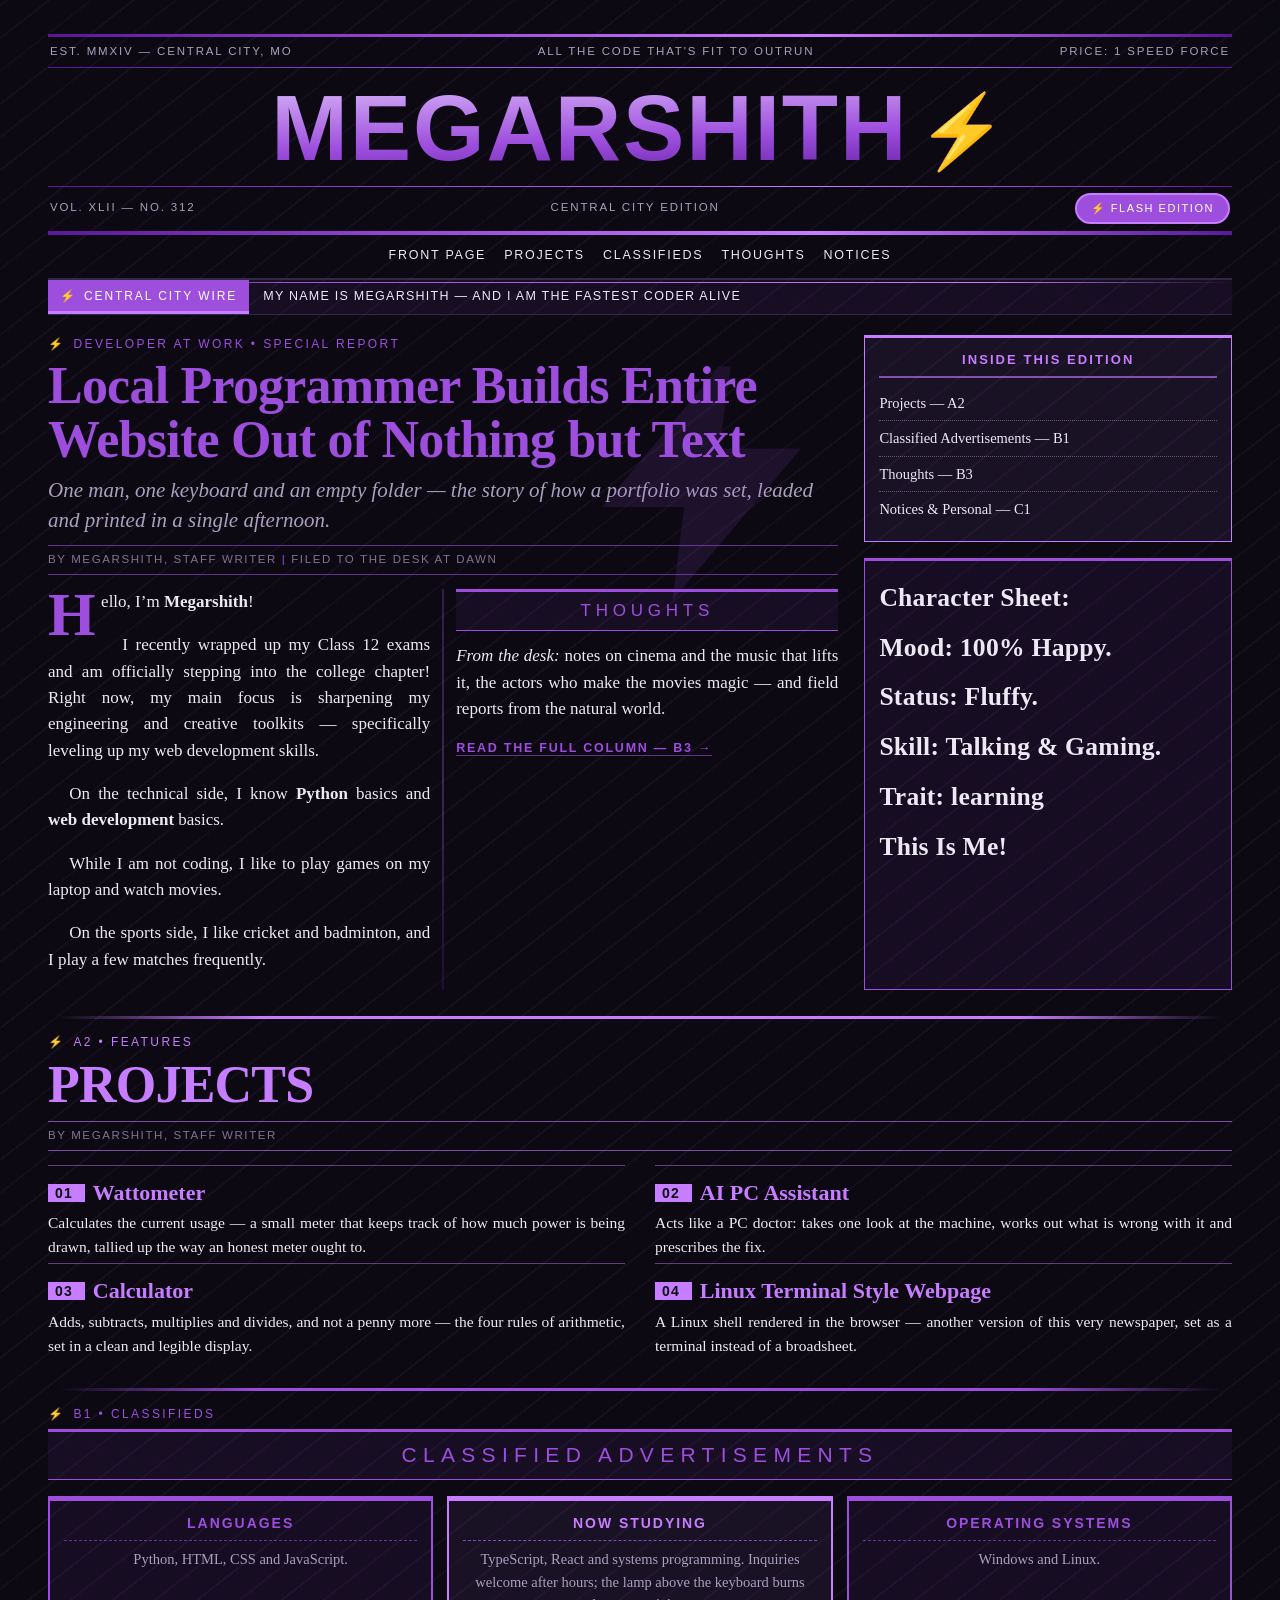
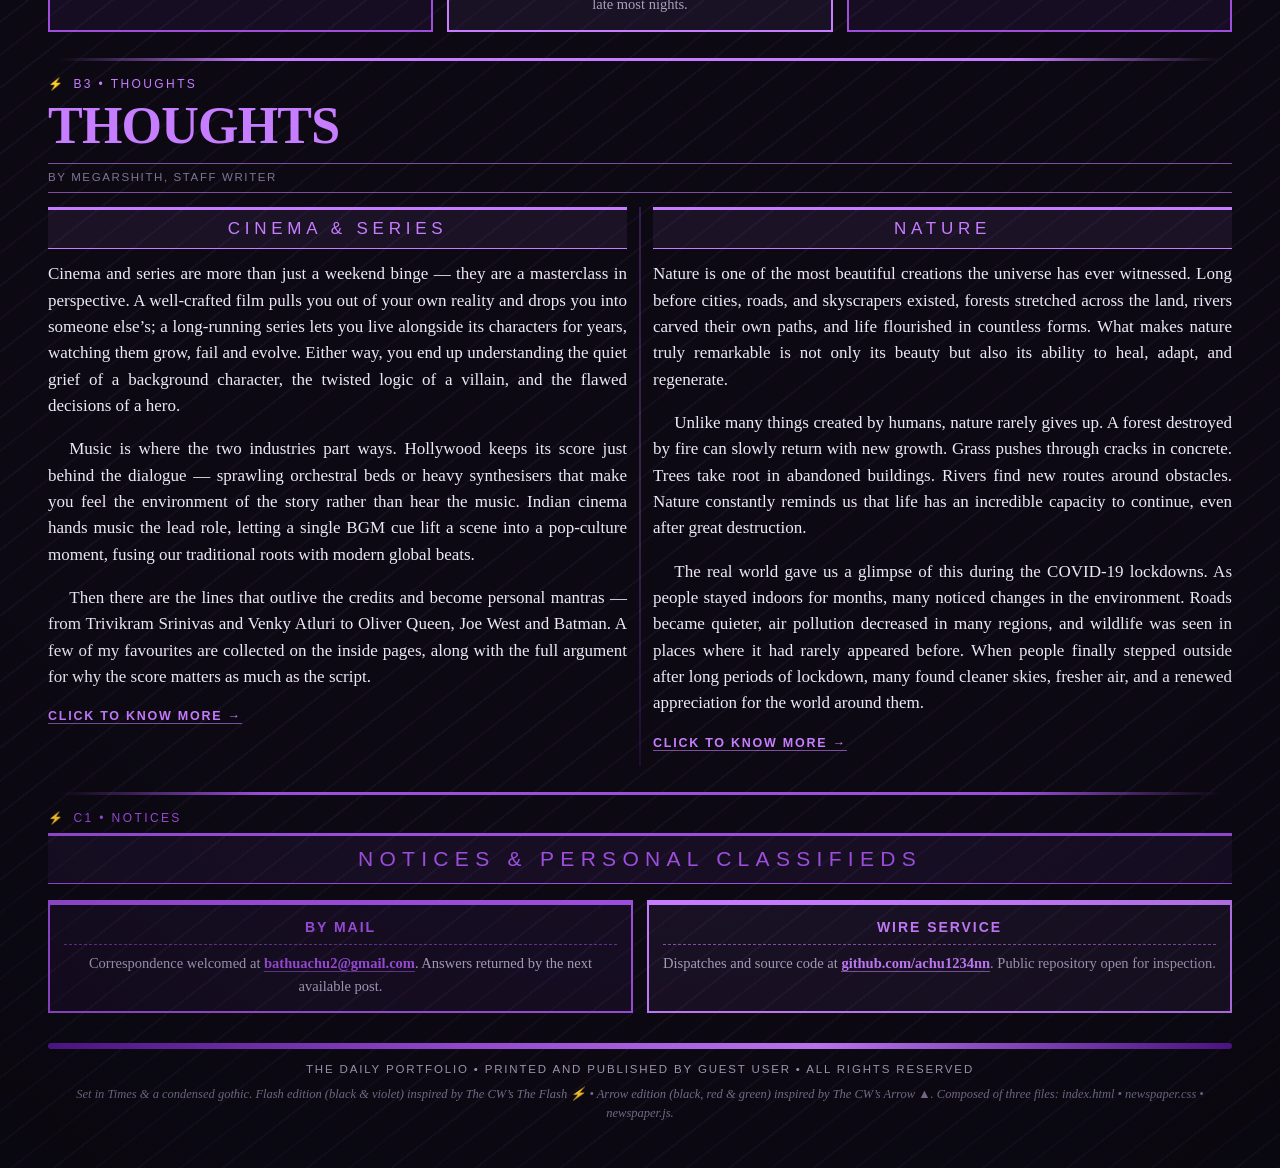
<file: index.html>
<!DOCTYPE html>
<html lang="en">
<head>
  <meta charset="UTF-8" />
  <meta name="viewport" content="width=device-width, initial-scale=1.0" />
  <meta name="description" content="The Daily Portfolio — a colourful broadsheet portfolio. Flash edition inspired by The CW's The Flash, Arrow edition inspired by The CW's Arrow." />
  <title>The Daily Portfolio — Speed Force Edition</title>
  <link rel="stylesheet" href="newspaper.css" />
</head>
<body>
  <div class="paper">

    <!-- ============================== MASTHEAD ============================== -->
    <header class="masthead">
      <div class="masthead-rule">
        <span class="masthead-date">EST. MCMLXXX</span>
        <span class="center masthead-tag">ALL THE CODE THAT&rsquo;S FIT TO PRINT</span>
        <span class="masthead-price">PRICE: 25&cent;</span>
      </div>
      <h1>Megarshith</h1>
      <div class="masthead-sub">
        <span>VOL. XLII &mdash; NO. 312</span>
        <span class="center edition-name">CENTRAL CITY EDITION</span>
        <span class="edition-toggle" role="button" tabindex="0" aria-pressed="false">&#9889; FLASH EDITION</span>
      </div>
    </header>

    <nav class="nav" aria-label="Sections">
      <a href="#front-page">Front Page</a>
      <a href="#projects">Projects</a>
      <a href="#skills">Classifieds</a>
      <a href="#thoughts">Thoughts</a>
      <a href="#contact">Notices</a>
    </nav>

    <!-- ============================ LATE BULLETIN ============================ -->
    <div class="ticker">
      <span class="ticker-label">LATE BULLETIN</span>
      <div class="ticker-window">
        <span class="ticker-text" id="ticker">LOADING THE WIRE&hellip;</span>
      </div>
    </div>

    <main class="page">

      <!-- ============================= LEAD STORY ============================ -->
      <section class="lead" id="front-page">
        <div class="kicker">DEVELOPER AT WORK &bull; SPECIAL REPORT</div>
        <h2 class="headline">Local Programmer Builds Entire Website Out of Nothing but Text</h2>
        <p class="deck">One man, one keyboard and an empty folder &mdash; the story of how a
          portfolio was set, leaded and printed in a single afternoon.</p>
        <div class="byline">By MEGARSHITH, Staff Writer <span class="bar">|</span> Filed to the Desk at Dawn</div>

        <div class="columns">

          <!-- ======================= LEFT COLUMN: ABOUT ======================= -->
          <div class="col">
            <p class="lede">Hello, I&rsquo;m <strong>Megarshith</strong>!</p>

            <p>I recently wrapped up my Class 12 exams and am officially stepping into the college
              chapter! Right now, my main focus is sharpening my engineering and creative
              toolkits &mdash; specifically leveling up my web development skills.</p>

            <p>On the technical side, I know <strong>Python</strong> basics and
              <strong>web development</strong> basics.</p>

            <p>While I am not coding, I like to play games on my laptop and watch movies.</p>

            <p>On the sports side, I like cricket and badminton, and I play a few matches
              frequently.</p>
          </div>

          <!-- ============ RIGHT COLUMN: THOUGHTS (OVERVIEW) ============ -->
          <div class="col">
            <div class="col-head">Thoughts</div>

            <p><em>From the desk:</em> notes on cinema and the music that lifts it, the actors
              who make the movies magic &mdash; and field reports from the natural world.</p>

            <p class="read-more"><a href="blog.html">Read the full column &mdash; B3 &rarr;</a></p>
          </div>

        </div>
      </section>

      <!-- ================================ RAIL =============================== -->
      <aside class="rail">
        <div class="box">
          <h3>Inside This Edition</h3>
          <ul class="index-list">
            <li>Projects &mdash; A2</li>
            <li>Classified Advertisements &mdash; B1</li>
            <li>Thoughts &mdash; B3</li>
            <li>Notices &amp; Personal &mdash; C1</li>
          </ul>
        </div>

        <div class="box fill">
          <strong>Character Sheet:<br>
          Mood: 100% Happy.<br>
          Status: Fluffy.<br>
          Skill: Talking &amp; Gaming.<br>
          Trait: learning<br>
          This Is Me!<br>
          </strong>
        </div>

      </aside>

      <!-- ============================== PROJECTS ============================= -->
      <section class="story" id="projects">
        <div class="kicker">A2 &bull; FEATURES</div>
        <h2 class="headline">PROJECTS</h2>
        <div class="byline">By MEGARSHITH, Staff Writer</div>

        <ol class="project-list">
          <li>
            <h3>Wattometer</h3>
            <p>Calculates the current usage &mdash; a small meter that keeps track of how much
              power is being drawn, tallied up the way an honest meter ought to.</p>
          </li>
          <li>
            <h3>AI PC Assistant</h3>
            <p>Acts like a PC doctor: takes one look at the machine, works out what is wrong
              with it and prescribes the fix.</p>
          </li>
          <li>
            <h3>Calculator</h3>
            <p>Adds, subtracts, multiplies and divides, and not a penny more &mdash; the four
              rules of arithmetic, set in a clean and legible display.</p>
          </li>
          <li>
            <h3>Linux Terminal Style Webpage</h3>
            <p>A Linux shell rendered in the browser &mdash; another version of this very
              newspaper, set as a terminal instead of a broadsheet.</p>
          </li>
        </ol>
      </section>

      <!-- ============================= CLASSIFIEDS =========================== -->
      <section class="classifieds" id="skills">
        <div class="kicker">B1 &bull; CLASSIFIEDS</div>
        <div class="section-head"><span>CLASSIFIED ADVERTISEMENTS</span></div>
        <div class="ads">
          <div class="ad">
            <h4>LANGUAGES</h4>
            <p>Python, HTML, CSS and JavaScript.</p>
          </div>
          <div class="ad">
            <h4>NOW STUDYING</h4>
            <p>TypeScript, React and systems programming. Inquiries welcome after hours; the lamp
              above the keyboard burns late most nights.</p>
          </div>
          <div class="ad">
            <h4>OPERATING SYSTEMS</h4>
            <p>Windows and Linux.</p>
          </div>
        </div>
      </section>

      <!-- ============================== THOUGHTS ============================= -->
      <section class="story" id="thoughts">
        <div class="kicker">B3 &bull; THOUGHTS</div>
        <h2 class="headline">THOUGHTS</h2>
        <div class="byline">By MEGARSHITH, Staff Writer</div>

        <!-- ==================== FIRST THOUGHT: CINEMA ======================= -->
        <div class="columns">

          <!-- ------------------------ FIRST SIDE --------------------------- -->
          <div class="col">
            <div class="col-head">Cinema &amp; Series</div>

            <p>Cinema and series are more than just a weekend binge &mdash; they are a masterclass
              in perspective. A well-crafted film pulls you out of your own reality and drops you
              into someone else&rsquo;s; a long-running series lets you live alongside its
              characters for years, watching them grow, fail and evolve. Either way, you end up
              understanding the quiet grief of a background character, the twisted logic of a
              villain, and the flawed decisions of a hero.</p>

            <p>Music is where the two industries part ways. Hollywood keeps its score just behind
              the dialogue &mdash; sprawling orchestral beds or heavy synthesisers that make you
              feel the environment of the story rather than hear the music. Indian cinema hands
              music the lead role, letting a single BGM cue lift a scene into a pop-culture
              moment, fusing our traditional roots with modern global beats.</p>

            <p>Then there are the lines that outlive the credits and become personal mantras
              &mdash; from Trivikram Srinivas and Venky Atluri to Oliver Queen, Joe West and
              Batman. A few of my favourites are collected on the inside pages, along with the
              full argument for why the score matters as much as the script.</p>

            <p class="read-more"><a href="blog.html">Click to know more &rarr;</a></p>
          </div>

          <!-- ------------------------ SECOND SIDE: NATURE ----------------- -->
          <div class="col">
            <div class="col-head">Nature</div>

            <p>Nature is one of the most beautiful creations the universe has ever witnessed.
              Long before cities, roads, and skyscrapers existed, forests stretched across the
              land, rivers carved their own paths, and life flourished in countless forms. What
              makes nature truly remarkable is not only its beauty but also its ability to heal,
              adapt, and regenerate.</p>

            <p>Unlike many things created by humans, nature rarely gives up. A forest destroyed by
              fire can slowly return with new growth. Grass pushes through cracks in concrete.
              Trees take root in abandoned buildings. Rivers find new routes around obstacles.
              Nature constantly reminds us that life has an incredible capacity to continue, even
              after great destruction.</p>

            <p>The real world gave us a glimpse of this during the COVID-19 lockdowns. As people
              stayed indoors for months, many noticed changes in the environment. Roads became
              quieter, air pollution decreased in many regions, and wildlife was seen in places
              where it had rarely appeared before. When people finally stepped outside after long
              periods of lockdown, many found cleaner skies, fresher air, and a renewed
              appreciation for the world around them.</p>

            <p class="read-more"><a href="blogs.html">Click to know more &rarr;</a></p>
          </div>

        </div>
      </section>

      <!-- ============================== CONTACT ============================== -->
      <section class="contact" id="contact">
        <div class="kicker">C1 &bull; NOTICES</div>
        <div class="section-head"><span>NOTICES &amp; PERSONAL CLASSIFIEDS</span></div>
        <div class="ads">
          <div class="ad notice">
            <h4>BY MAIL</h4>
            <p>Correspondence welcomed at
              <a href="mailto:bathuachu2@gmail.com">bathuachu2@gmail.com</a>. Answers returned by the
              next available post.</p>
          </div>
          <div class="ad notice">
            <h4>WIRE SERVICE</h4>
            <p>Dispatches and source code at
              <a href="https://github.com/achu1234nn" target="_blank" rel="noopener noreferrer">github.com/achu1234nn</a>.
              Public repository open for inspection.</p>
          </div>
        </div>
      </section>

    </main>

    <!-- =============================== FOOTER =============================== -->
    <footer class="footer">
      <div class="footer-rule"></div>
      <p>THE DAILY PORTFOLIO &bull; PRINTED AND PUBLISHED BY GUEST USER &bull; ALL RIGHTS RESERVED</p>
      <p class="small">Set in Times &amp; a condensed gothic. Flash edition (black &amp; violet)
        inspired by The CW&rsquo;s The Flash &#9889; &bull; Arrow edition (black, red &amp; green)
        inspired by The CW&rsquo;s Arrow &#9650;. Composed of three files: index.html &bull; newspaper.css &bull; newspaper.js.</p>
    </footer>

  </div>

  <script src="newspaper.js"></script>
</body>
</html>
</file>
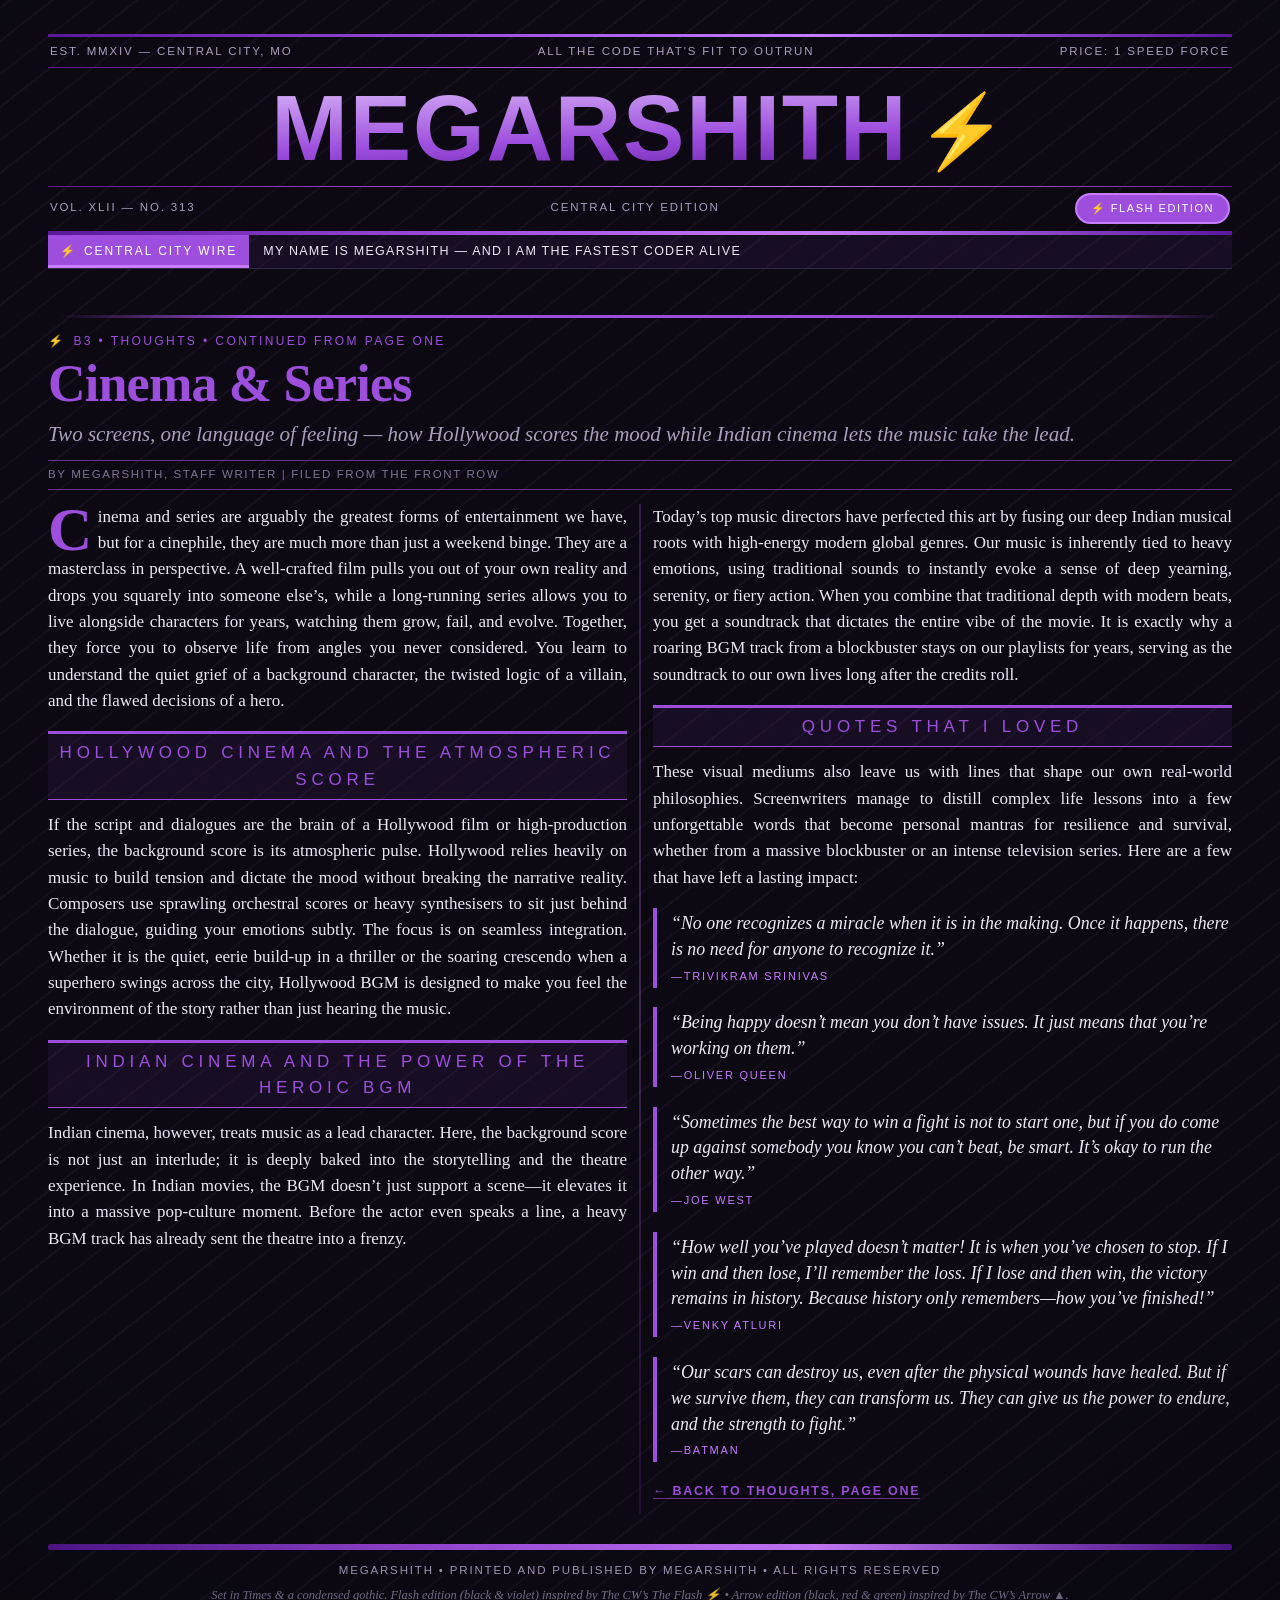
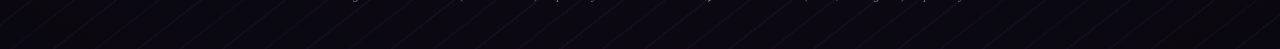
<file: blog.html>
<!DOCTYPE html>
<html lang="en">
<head>
  <meta charset="UTF-8" />
  <meta name="viewport" content="width=device-width, initial-scale=1.0" />
  <meta name="description" content="Cinema &amp; Series — a column by Megarshith on Hollywood scores, Indian BGM and the lines that stay with us, typeset like a colourful broadsheet." />
  <title>Cinema &amp; Series &mdash; Megarshith</title>
  <link rel="stylesheet" href="newspaper.css" />
</head>
<body>
  <div class="paper">

    <!-- ============================== MASTHEAD ============================== -->
    <header class="masthead">
      <div class="masthead-rule">
        <span class="masthead-date">EST. MCMLXXX</span>
        <span class="center masthead-tag">ALL THE CODE THAT&rsquo;S FIT TO PRINT</span>
        <span class="masthead-price">PRICE: 25&cent;</span>
      </div>
      <h1>Megarshith</h1>
      <div class="masthead-sub">
        <span>VOL. XLII &mdash; NO. 313</span>
        <span class="center edition-name">CENTRAL CITY EDITION</span>
        <span class="edition-toggle" role="button" tabindex="0" aria-pressed="false">&#9889; FLASH EDITION</span>
      </div>
    </header>

    <!-- ============================ LATE BULLETIN ============================ -->
    <div class="ticker">
      <span class="ticker-label">LATE BULLETIN</span>
      <div class="ticker-window">
        <span class="ticker-text" id="ticker">LOADING THE WIRE&hellip;</span>
      </div>
    </div>

    <main class="page">

      <!-- ============================== CINEMA =============================== -->
      <section class="story" id="cinema">
        <div class="kicker">B3 &bull; THOUGHTS &bull; CONTINUED FROM PAGE ONE</div>
        <h2 class="headline">Cinema &amp; Series</h2>
        <p class="deck">Two screens, one language of feeling &mdash; how Hollywood scores the mood
          while Indian cinema lets the music take the lead.</p>
        <div class="byline">By MEGARSHITH, Staff Writer <span class="bar">|</span> Filed from the Front Row</div>

        <div class="columns">

          <!-- ======================= LEFT COLUMN: THE FORM ==================== -->
          <div class="col">

            <p class="lede">Cinema and series are arguably the greatest forms of entertainment we
              have, but for a cinephile, they are much more than just a weekend binge. They are a
              masterclass in perspective. A well-crafted film pulls you out of your own reality and
              drops you squarely into someone else&rsquo;s, while a long-running series allows you to
              live alongside characters for years, watching them grow, fail, and evolve. Together,
              they force you to observe life from angles you never considered. You learn to
              understand the quiet grief of a background character, the twisted logic of a villain,
              and the flawed decisions of a hero.</p>

            <div class="col-head">Hollywood Cinema and the Atmospheric Score</div>

            <p>If the script and dialogues are the brain of a Hollywood film or high-production
              series, the background score is its atmospheric pulse. Hollywood relies heavily on
              music to build tension and dictate the mood without breaking the narrative reality.
              Composers use sprawling orchestral scores or heavy synthesisers to sit just behind the
              dialogue, guiding your emotions subtly. The focus is on seamless integration. Whether
              it is the quiet, eerie build-up in a thriller or the soaring crescendo when a
              superhero swings across the city, Hollywood BGM is designed to make you feel the
              environment of the story rather than just hearing the music.</p>

            <div class="col-head">Indian Cinema and the Power of the Heroic BGM</div>

            <p>Indian cinema, however, treats music as a lead character. Here, the background score
              is not just an interlude; it is deeply baked into the storytelling and the theatre
              experience. In Indian movies, the BGM doesn&rsquo;t just support a scene&mdash;it
              elevates it into a massive pop-culture moment. Before the actor even speaks a line, a
              heavy BGM track has already sent the theatre into a frenzy.</p>

          </div>

          <!-- ====================== RIGHT COLUMN: THE MUSIC =================== -->
          <div class="col">

            <p>Today&rsquo;s top music directors have perfected this art by fusing our deep Indian
              musical roots with high-energy modern global genres. Our music is inherently tied to
              heavy emotions, using traditional sounds to instantly evoke a sense of deep yearning,
              serenity, or fiery action. When you combine that traditional depth with modern beats,
              you get a soundtrack that dictates the entire vibe of the movie. It is exactly why a
              roaring BGM track from a blockbuster stays on our playlists for years, serving as the
              soundtrack to our own lives long after the credits roll.</p>

            <div class="col-head">Quotes That I Loved</div>

            <p>These visual mediums also leave us with lines that shape our own real-world
              philosophies. Screenwriters manage to distill complex life lessons into a few
              unforgettable words that become personal mantras for resilience and survival, whether
              from a massive blockbuster or an intense television series. Here are a few that have
              left a lasting impact:</p>

            <blockquote class="pullquote">&ldquo;No one recognizes a miracle when it is in the
              making. Once it happens, there is no need for anyone to recognize it.&rdquo;
              <cite>Trivikram Srinivas</cite></blockquote>

            <blockquote class="pullquote">&ldquo;Being happy doesn&rsquo;t mean you don&rsquo;t have
              issues. It just means that you&rsquo;re working on them.&rdquo;
              <cite>Oliver Queen</cite></blockquote>

            <blockquote class="pullquote">&ldquo;Sometimes the best way to win a fight is not to
              start one, but if you do come up against somebody you know you can&rsquo;t beat, be
              smart. It&rsquo;s okay to run the other way.&rdquo;
              <cite>Joe West</cite></blockquote>

            <blockquote class="pullquote">&ldquo;How well you&rsquo;ve played doesn&rsquo;t matter!
              It is when you&rsquo;ve chosen to stop. If I win and then lose, I&rsquo;ll remember the
              loss. If I lose and then win, the victory remains in history. Because history only
              remembers&mdash;how you&rsquo;ve finished!&rdquo;
              <cite>Venky Atluri</cite></blockquote>

            <blockquote class="pullquote">&ldquo;Our scars can destroy us, even after the physical
              wounds have healed. But if we survive them, they can transform us. They can give us
              the power to endure, and the strength to fight.&rdquo;
              <cite>Batman</cite></blockquote>

            <p class="read-more"><a href="index.html#thoughts">&larr; Back to Thoughts, Page One</a></p>

          </div>

        </div>
      </section>

    </main>

    <!-- =============================== FOOTER =============================== -->
    <footer class="footer">
      <div class="footer-rule"></div>
      <p>MEGARSHITH &bull; PRINTED AND PUBLISHED BY MEGARSHITH &bull; ALL RIGHTS RESERVED</p>
      <p class="small">Set in Times &amp; a condensed gothic. Flash edition (black &amp; violet)
        inspired by The CW&rsquo;s The Flash &#9889; &bull; Arrow edition (black, red &amp; green)
        inspired by The CW&rsquo;s Arrow &#9650;.</p>
    </footer>

  </div>

  <script src="newspaper.js"></script>
</body>
</html>
</file>
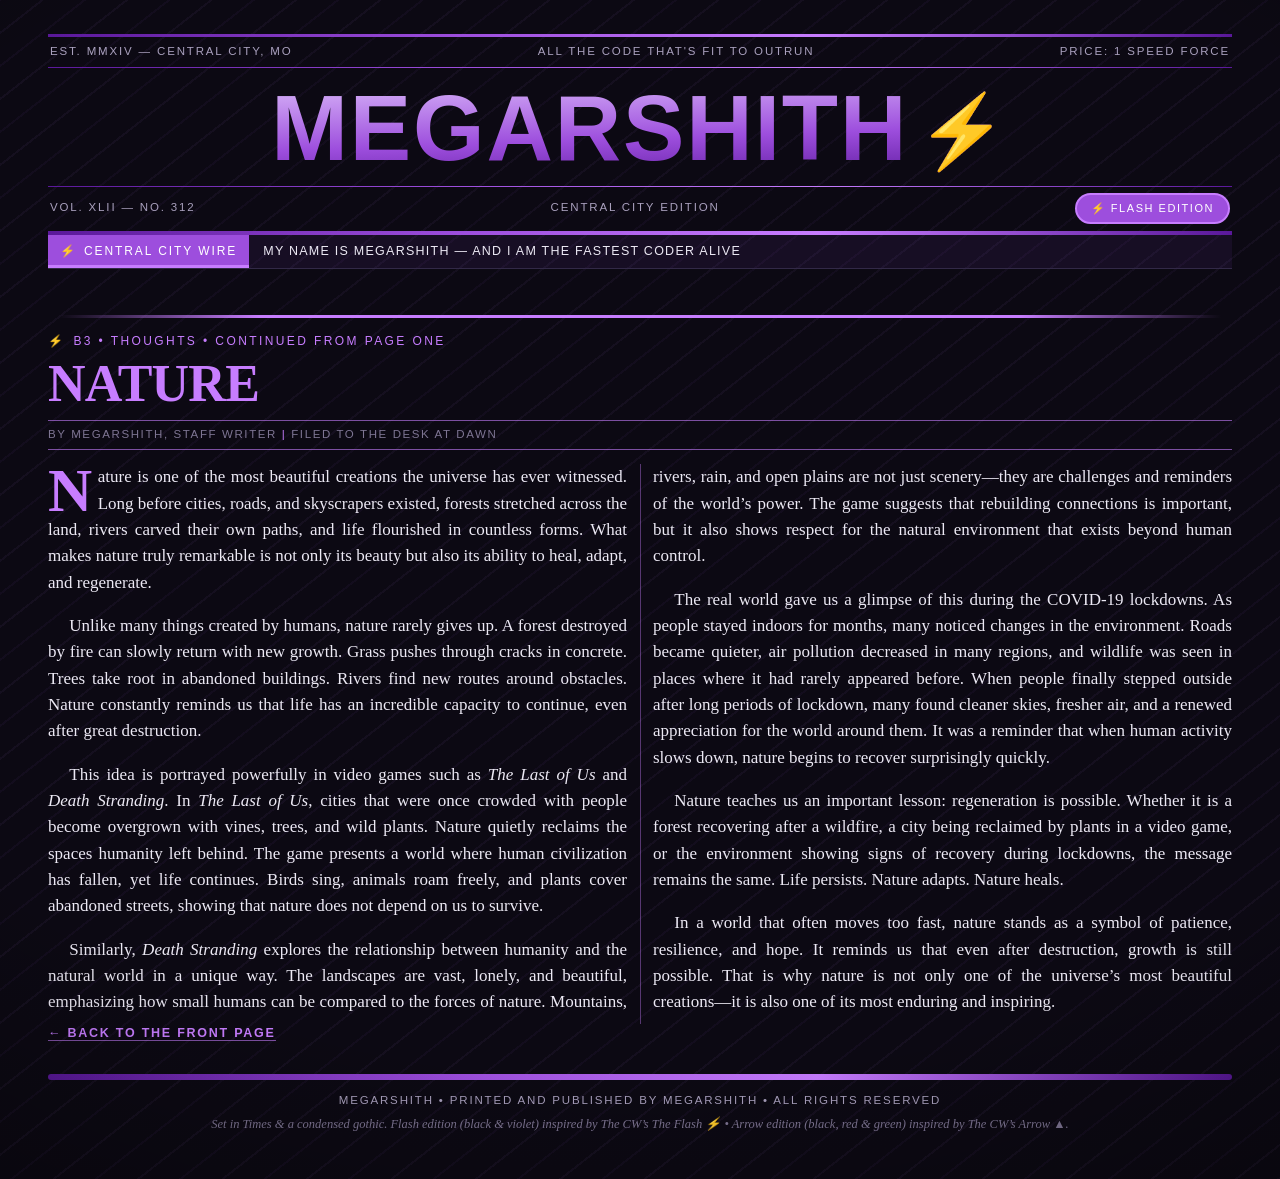
<file: blogs.html>
<!DOCTYPE html>
<html lang="en">
<head>
  <meta charset="UTF-8" />
  <meta name="viewport" content="width=device-width, initial-scale=1.0" />
  <meta name="description" content="Nature — a column by Megarshith, typeset like a colourful broadsheet." />
  <title>Nature &mdash; Megarshith</title>
  <link rel="stylesheet" href="newspaper.css" />
</head>
<body>
  <div class="paper">

    <!-- ============================== MASTHEAD ============================== -->
    <header class="masthead">
      <div class="masthead-rule">
        <span class="masthead-date">EST. MCMLXXX</span>
        <span class="center masthead-tag">ALL THE CODE THAT&rsquo;S FIT TO PRINT</span>
        <span class="masthead-price">PRICE: 25&cent;</span>
      </div>
      <h1>Megarshith</h1>
      <div class="masthead-sub">
        <span>VOL. XLII &mdash; NO. 312</span>
        <span class="center edition-name">CENTRAL CITY EDITION</span>
        <span class="edition-toggle" role="button" tabindex="0" aria-pressed="false">&#9889; FLASH EDITION</span>
      </div>
    </header>

    <!-- ============================ LATE BULLETIN ============================ -->
    <div class="ticker">
      <span class="ticker-label">LATE BULLETIN</span>
      <div class="ticker-window">
        <span class="ticker-text" id="ticker">LOADING THE WIRE&hellip;</span>
      </div>
    </div>

    <main class="page">

      <!-- =============================== NATURE ============================== -->
      <section class="story" id="nature">
        <div class="kicker">B3 &bull; THOUGHTS &bull; CONTINUED FROM PAGE ONE</div>
        <h2 class="headline">NATURE</h2>
        <div class="byline">By MEGARSHITH, Staff Writer <span class="bar">|</span>
          Filed to the Desk at Dawn</div>

        <div class="thoughts-body">
          <p>Nature is one of the most beautiful creations the universe has ever witnessed. Long
            before cities, roads, and skyscrapers existed, forests stretched across the land,
            rivers carved their own paths, and life flourished in countless forms. What makes
            nature truly remarkable is not only its beauty but also its ability to heal, adapt,
            and regenerate.</p>

          <p>Unlike many things created by humans, nature rarely gives up. A forest destroyed by
            fire can slowly return with new growth. Grass pushes through cracks in concrete.
            Trees take root in abandoned buildings. Rivers find new routes around obstacles.
            Nature constantly reminds us that life has an incredible capacity to continue, even
            after great destruction.</p>

          <p>This idea is portrayed powerfully in video games such as <em>The Last of Us</em> and
            <em>Death Stranding</em>. In <em>The Last of Us</em>, cities that were once crowded
            with people become overgrown with vines, trees, and wild plants. Nature quietly
            reclaims the spaces humanity left behind. The game presents a world where human
            civilization has fallen, yet life continues. Birds sing, animals roam freely, and
            plants cover abandoned streets, showing that nature does not depend on us to
            survive.</p>

          <p>Similarly, <em>Death Stranding</em> explores the relationship between humanity and
            the natural world in a unique way. The landscapes are vast, lonely, and beautiful,
            emphasizing how small humans can be compared to the forces of nature. Mountains,
            rivers, rain, and open plains are not just scenery&mdash;they are challenges and
            reminders of the world&rsquo;s power. The game suggests that rebuilding connections
            is important, but it also shows respect for the natural environment that exists
            beyond human control.</p>

          <p>The real world gave us a glimpse of this during the COVID-19 lockdowns. As people
            stayed indoors for months, many noticed changes in the environment. Roads became
            quieter, air pollution decreased in many regions, and wildlife was seen in places
            where it had rarely appeared before. When people finally stepped outside after long
            periods of lockdown, many found cleaner skies, fresher air, and a renewed
            appreciation for the world around them. It was a reminder that when human activity
            slows down, nature begins to recover surprisingly quickly.</p>

          <p>Nature teaches us an important lesson: regeneration is possible. Whether it is a
            forest recovering after a wildfire, a city being reclaimed by plants in a video
            game, or the environment showing signs of recovery during lockdowns, the message
            remains the same. Life persists. Nature adapts. Nature heals.</p>

          <p>In a world that often moves too fast, nature stands as a symbol of patience,
            resilience, and hope. It reminds us that even after destruction, growth is still
            possible. That is why nature is not only one of the universe&rsquo;s most beautiful
            creations&mdash;it is also one of its most enduring and inspiring.</p>
        </div>

        <p class="read-more"><a href="index.html">&larr; Back to the front page</a></p>
      </section>

    </main>

    <!-- =============================== FOOTER =============================== -->
    <footer class="footer">
      <div class="footer-rule"></div>
      <p>MEGARSHITH &bull; PRINTED AND PUBLISHED BY MEGARSHITH &bull; ALL RIGHTS RESERVED</p>
      <p class="small">Set in Times &amp; a condensed gothic. Flash edition (black &amp; violet)
        inspired by The CW&rsquo;s The Flash &#9889; &bull; Arrow edition (black, red &amp; green)
        inspired by The CW&rsquo;s Arrow &#9650;.</p>
    </footer>

  </div>

  <script src="newspaper.js"></script>
</body>
</html>
</file>
<file: newspaper.css>
/* ============================================================
   THE DAILY PORTFOLIO — themed after The CW's Arrowverse
   ------------------------------------------------------------
   FLASH EDITION (default)  — black and violet, after the
   Enlightenment that turned the sky purple over Central City
   (The Flash, season four).
   ARROW EDITION (body.dark) — black, red and green.
   Flat colour only: no glows, no halos, no blur shadows.
   ============================================================ */

:root {
  /* — THE FLASH: black / violet — the Enlightenment — */
  --accent1: #9d4edd;        /* enlightenment violet — the sky over Central City */
  --accent1-deep: #6a2fb3;
  --accent2: #c77dff;        /* orchid — the satellites' polarized light */
  --accent2-bright: #e0c3fc;

  --paper: #0c0913;          /* the blackout night */
  --ink: #ece9f4;
  --ink-soft: #a9a0bd;
  --ink-faint: #7e7593;
  --rule: #322947;

  --accent: var(--accent1);

  --glyph: "⚡";
  --display: "Arial Black", "Arial Bold", Arial, sans-serif;

  --grad-stripe: linear-gradient(90deg,
    #5a189a 0%, #9d4edd 35%, #c77dff 65%, #5a189a 100%);
  --grad-accent: linear-gradient(90deg, #6a2fb3, #9d4edd);
  --masthead-grad: linear-gradient(178deg,
    #e0c3fc 0%, #9d4edd 58%, #5a189a 100%);

  --paper-texture: repeating-linear-gradient(-38deg,
      rgba(157, 78, 221, 0.05) 0 2px, transparent 2px 26px,
      rgba(199, 125, 255, 0.05) 26px 28px, transparent 28px 52px);
  --vignette: radial-gradient(120% 90% at 50% 40%,
    transparent 55%, rgba(0, 0, 0, 0.45) 100%);

  /* giant violet bolt watermark behind the lead story */
  --watermark: url("data:image/svg+xml,%3Csvg xmlns='http://www.w3.org/2000/svg' viewBox='0 0 24 24'%3E%3Cpath d='M13 2 3 14h7l-1 8 11-13h-7l1-7z' fill='%239d4edd' fill-opacity='0.12'/%3E%3C/svg%3E");

  --ticker-bg: var(--accent1);
  --ticker-ink: #ffffff;
  --ticker-strip: var(--accent2);
  --ticker-bar: rgba(157, 78, 221, 0.08);

  --column-rule: linear-gradient(180deg,
    rgba(157, 78, 221, 0.55), rgba(199, 125, 255, 0.5) 50%, rgba(90, 24, 154, 0.5));

  --serif: Georgia, "Times New Roman", Times, serif;
  --gothic: Impact, Haettenschweiler, "Franklin Gothic Medium",
    "Arial Narrow", "Arial Narrow Bold", sans-serif;
}

* { box-sizing: border-box; }

html { scroll-behavior: smooth; }

body {
  margin: 0;
  padding: 0;
  background: var(--paper);
  color: var(--ink);
  font-family: var(--serif);
  font-size: 17px;
  line-height: 1.55;
  -webkit-font-smoothing: antialiased;
}

::selection { background: var(--accent2); color: #ffffff; }

a { color: var(--ink); }

/* --------------------------------- PAPER --------------------------------- */
.paper {
  width: 100%;
  max-width: 100%;
  min-height: 100vh;
  margin: 0;
  padding: clamp(16px, 3vw, 34px) clamp(20px, 4vw, 48px) clamp(20px, 3vw, 40px);
  background:
    var(--paper-texture),
    var(--paper);
  position: relative;
}

.paper::after {
  content: "";
  position: absolute;
  inset: 0;
  pointer-events: none;
  background: var(--vignette);
}

/* -------------------------------- MASTHEAD ------------------------------- */
/* after the Enlightenment sky: violet wordmark, violet bolt, blackout field */
.masthead { text-align: center; position: relative; }

.masthead-rule,
.masthead-sub {
  display: flex;
  justify-content: space-between;
  align-items: center;
  gap: 12px;
  font-family: var(--gothic);
  font-size: 11.5px;
  letter-spacing: 0.16em;
  text-transform: uppercase;
  color: var(--ink-soft);
}

/* the violet stripe across the top of the page */
.masthead-rule {
  border-top: 3px solid transparent;
  border-bottom: 1px solid transparent;
  border-image: var(--grad-stripe) 1;
  padding: 6px 2px;
}

.masthead-sub {
  border-top: 1px solid transparent;
  border-bottom: 4px solid transparent;
  border-image: var(--grad-stripe) 1;
  padding: 6px 2px 7px;
}

.center { flex: 1; text-align: center; }

.masthead h1 {
  margin: 14px 0 12px;
  font-family: var(--display);
  font-size: clamp(38px, 8vw, 92px);
  line-height: 1;
  font-weight: 900;
  letter-spacing: 0.02em;
  text-transform: uppercase;
  background: var(--masthead-grad);
  -webkit-background-clip: text;
  background-clip: text;
  color: transparent;
  -webkit-text-fill-color: transparent;
}

/* the glyph that strikes through the wordmark */
.masthead h1::after {
  content: var(--glyph);
  -webkit-text-fill-color: var(--accent1);
  color: var(--accent1);
  font-size: 0.78em;
  margin-left: 0.12em;
  vertical-align: 0.06em;
}

/* ---------------------------------- NAV ---------------------------------- */
.nav {
  display: flex;
  flex-wrap: wrap;
  align-items: center;
  justify-content: center;
  gap: 4px 18px;
  padding: 9px 0;
  border-bottom: 2px solid var(--rule);
  font-family: var(--gothic);
  font-size: 12.5px;
  letter-spacing: 0.14em;
  text-transform: uppercase;
  position: relative;
}

/* a two-colour hairline under the nav */
.nav::after {
  content: "";
  position: absolute;
  left: 0;
  right: 0;
  bottom: -5px;
  height: 1px;
  background: linear-gradient(90deg,
    transparent, var(--accent1) 20%, var(--accent2) 80%, transparent);
}

.nav a {
  --link-accent: var(--accent1);
  text-decoration: none;
  padding: 2px 0;
  border-bottom: 2px solid transparent;
  transition: color 0.15s ease, border-color 0.15s ease;
}

.nav a:nth-child(even) { --link-accent: var(--accent2); }

.nav a:hover,
.nav a:focus-visible {
  color: var(--link-accent);
  border-bottom-color: var(--link-accent);
  outline: none;
}

/* --------------------------------- TICKER -------------------------------- */
/* violet plate, white text, orchid base-strip */
.ticker {
  display: flex;
  align-items: stretch;
  border-bottom: 1px solid var(--rule);
  background: var(--ticker-bar);
}

.ticker-label {
  font-family: var(--gothic);
  font-size: 12px;
  letter-spacing: 0.16em;
  background: var(--ticker-bg);
  color: var(--ticker-ink);
  padding: 7px 12px;
  white-space: nowrap;
  box-shadow: inset 0 -3px 0 var(--ticker-strip);
}

.ticker-label::before {
  content: var(--glyph);
  margin-right: 7px;
}

.ticker-window {
  flex: 1;
  overflow: hidden;
  display: flex;
  align-items: center;
}

.ticker-text {
  font-family: var(--gothic);
  font-size: 12.5px;
  letter-spacing: 0.1em;
  text-transform: uppercase;
  color: var(--ink);
  padding: 7px 14px;
  white-space: nowrap;
  opacity: 1;
  transition: opacity 0.35s ease;
}

.ticker-text.fading { opacity: 0; }

/* ---------------------------------- PAGE --------------------------------- */
section[id] { scroll-margin-top: 1in; }

.page {
  display: grid;
  grid-template-columns: minmax(0, 2.15fr) minmax(0, 1fr);
  gap: 0 26px;
  padding-top: 20px;
}

.lead { grid-column: 1; min-width: 0; position: relative; }

/* the giant glyph watermark behind the lead story */
.lead::before {
  content: "";
  position: absolute;
  top: -30px;
  right: -10px;
  width: clamp(160px, 22vw, 300px);
  height: clamp(200px, 28vw, 380px);
  background: var(--watermark) center / contain no-repeat;
  pointer-events: none;
}

.rail {
  grid-column: 2;
  min-width: 0;
  display: flex;
  flex-direction: column;
}

.story,
.classifieds,
.contact {
  grid-column: 1 / -1;
  margin-top: 26px;
  padding-top: 14px;
  border-top: 3px solid transparent;
  border-image: linear-gradient(90deg,
    transparent 1%, var(--accent) 18%, var(--accent) 82%, transparent 99%) 1;
}

/* — section accents alternate the two edition colours — */
#front-page { --accent: var(--accent1); }
#projects   { --accent: var(--accent2); }
#skills     { --accent: var(--accent1); }
#thoughts   { --accent: var(--accent2); }
#contact    { --accent: var(--accent1); }
#cinema     { --accent: var(--accent1); }
#nature     { --accent: var(--accent2); }

/* ------------------------------- TYPOGRAPHY ------------------------------ */
/* the kicker: an opening-credit line in the section colour */
.kicker {
  font-family: var(--gothic);
  font-size: 12px;
  letter-spacing: 0.2em;
  text-transform: uppercase;
  color: var(--accent);
  margin-bottom: 6px;
}

.kicker::before {
  content: var(--glyph);
  margin-right: 8px;
}

.headline {
  margin: 0 0 10px;
  font-size: clamp(30px, 4.4vw, 52px);
  line-height: 1.03;
  font-weight: 700;
  letter-spacing: -0.015em;
  text-wrap: balance;
  color: var(--accent);
}

.deck {
  font-size: clamp(17px, 2vw, 21px);
  font-style: italic;
  color: var(--ink-soft);
  margin: 0 0 10px;
  line-height: 1.4;
}

.byline {
  font-family: var(--gothic);
  font-size: 11.5px;
  letter-spacing: 0.14em;
  text-transform: uppercase;
  color: var(--ink-faint);
  border-top: 1px solid color-mix(in srgb, var(--accent) 60%, transparent);
  border-bottom: 1px solid color-mix(in srgb, var(--accent) 60%, transparent);
  padding: 5px 0;
  margin-bottom: 14px;
}

.byline .bar { color: var(--accent); }

.columns {
  display: grid;
  grid-template-columns: 1fr 1fr;
  column-gap: 26px;
  position: relative;
  text-align: justify;
  hyphens: auto;
}

/* a two-colour rule down the centre of the gutter */
.columns::after {
  content: "";
  position: absolute;
  top: 0;
  bottom: 0;
  left: 50%;
  transform: translateX(-50%);
  width: 1px;
  background: var(--column-rule);
}

.col { min-width: 0; }

.columns p { margin: 0 0 1em; }

.columns .col > p:not(:first-child) { text-indent: 1.25em; }

.lede { text-indent: 0 !important; }

.lede::first-letter {
  float: left;
  font-size: 3.6em;
  line-height: 0.78;
  font-weight: 700;
  padding: 0.04em 0.09em 0 0;
  color: var(--accent);
}

/* --------------------------- COLUMN HEAD / MORE -------------------------- */
.col-head {
  font-family: var(--gothic);
  font-size: clamp(14px, 1.6vw, 17px);
  letter-spacing: 0.28em;
  text-transform: uppercase;
  text-align: center;
  color: var(--accent);
  border-top: 3px solid var(--accent);
  border-bottom: 1px solid var(--accent);
  background: color-mix(in srgb, var(--accent) 8%, transparent);
  padding: 6px 0;
  margin-bottom: 12px;
}

.read-more {
  text-indent: 0 !important;
  margin: 0;
  font-family: var(--gothic);
  font-size: 12.5px;
  letter-spacing: 0.14em;
  text-transform: uppercase;
}

.read-more a {
  color: var(--accent);
  font-weight: 700;
  text-decoration: none;
  border-bottom: 1px solid color-mix(in srgb, var(--accent) 60%, transparent);
  transition: background 0.15s ease, color 0.15s ease;
}

.read-more a:hover {
  background: var(--accent2);
  color: var(--paper);
}

.columns + .col-head { margin-top: 26px; }

/* ---------------------------------- RAIL --------------------------------- */
.rail > * + * { margin-top: 16px; }

.box.fill {
  flex: 1 1 auto;
  display: flex;
  flex-direction: column;
}

.box.fill > strong {
  flex: 1 1 auto;
  font-size: clamp(20px, 2vw, 26px);
  line-height: 1.95;
  letter-spacing: 0.01em;
}

/* rail panels alternate the two edition colours */
.box {
  --accent: var(--accent2);
  border: 1px solid var(--accent);
  border-top: 3px solid var(--accent);
  padding: 12px 14px 14px;
  background: color-mix(in srgb, var(--accent) 7%, transparent);
  transition: box-shadow 0.15s ease;
}

.box:hover {
  box-shadow: 3px 4px 0 color-mix(in srgb, var(--accent) 80%, transparent);
}

.rail .box + .box { --accent: var(--accent1); }

.box h3 {
  margin: 0 0 8px;
  font-family: var(--gothic);
  font-size: 13px;
  letter-spacing: 0.16em;
  text-transform: uppercase;
  text-align: center;
  color: var(--accent);
  border-bottom: 2px solid color-mix(in srgb, var(--accent) 60%, transparent);
  padding-bottom: 6px;
}

.index-list {
  list-style: none;
  margin: 0;
  padding: 0;
  font-size: 14.5px;
}

.index-list li {
  padding: 6px 0;
  border-bottom: 1px dotted color-mix(in srgb, var(--ink) 35%, transparent);
}

.index-list li:last-child { border-bottom: none; }

/* -------------------------------- PROJECTS ------------------------------- */
.project-list {
  list-style: none;
  counter-reset: proj;
  margin: 0;
  padding: 0;
  display: grid;
  grid-template-columns: repeat(2, minmax(0, 1fr));
  gap: 0 30px;
}

.project-list li {
  counter-increment: proj;
  padding: 14px 0 4px;
  border-top: 1px solid color-mix(in srgb, var(--accent) 45%, transparent);
}

.project-list h3 {
  margin: 0 0 6px;
  font-size: 22px;
  line-height: 1.15;
  font-weight: 700;
  color: var(--accent);
}

/* numbered like a case file: secondary-colour badge, black digits */
.project-list h3::before {
  content: counter(proj, decimal-leading-zero) " ";
  font-family: var(--display);
  font-size: 14px;
  letter-spacing: 0.08em;
  color: var(--paper);
  background: var(--accent2);
  padding: 1px 7px;
  margin-right: 8px;
  vertical-align: 0.14em;
}

.project-list p {
  margin: 0;
  font-size: 15.5px;
  text-align: justify;
  hyphens: auto;
}

code {
  font-family: "SFMono-Regular", Consolas, "Liberation Mono", Menlo, monospace;
  font-size: 0.9em;
  background: color-mix(in srgb, var(--accent2) 24%, transparent);
  padding: 1px 5px;
  border-radius: 2px;
}

/* ------------------------- SECTION HEAD / CLASSIFIEDS -------------------- */
.section-head {
  text-align: center;
  border-top: 3px solid var(--accent);
  border-bottom: 1px solid var(--accent);
  background: color-mix(in srgb, var(--accent) 8%, transparent);
  padding: 7px 0;
  margin-bottom: 16px;
}

.section-head span {
  font-family: var(--gothic);
  font-size: clamp(15px, 2.4vw, 21px);
  letter-spacing: 0.3em;
  text-transform: uppercase;
  color: var(--accent);
}

.ads {
  display: grid;
  grid-template-columns: repeat(auto-fit, minmax(220px, 1fr));
  gap: 14px;
}

/* classifieds alternate the two edition colours */
.ads .ad:nth-of-type(odd)  { --accent: var(--accent1); }
.ads .ad:nth-of-type(even) { --accent: var(--accent2); }

.ad {
  border: 2px solid var(--accent);
  border-top-width: 5px;
  padding: 12px 14px 14px;
  background: color-mix(in srgb, var(--accent) 7%, transparent);
  transition: transform 0.15s ease, box-shadow 0.15s ease;
}

.ad:hover {
  transform: translateY(-2px);
  box-shadow: 4px 5px 0 color-mix(in srgb, var(--accent) 85%, transparent);
}

.ad.wide,
.ad.notice { grid-column: span 1; }

.ad h4 {
  margin: 0 0 7px;
  font-family: var(--gothic);
  font-size: 14px;
  letter-spacing: 0.14em;
  text-transform: uppercase;
  text-align: center;
  color: var(--accent);
  border-bottom: 1px dashed color-mix(in srgb, var(--accent) 60%, transparent);
  padding-bottom: 6px;
}

.ad p {
  margin: 0;
  font-size: 14.5px;
  text-align: center;
  color: var(--ink-soft);
}

.ad a {
  color: var(--accent);
  font-weight: 700;
  text-decoration: none;
  border-bottom: 1px solid color-mix(in srgb, var(--accent) 60%, transparent);
  transition: background 0.15s ease;
}

.ad a:hover { background: color-mix(in srgb, var(--accent) 16%, transparent); }

/* -------------------------------- THOUGHTS ------------------------------- */
.thoughts-body {
  column-count: 2;
  column-gap: 26px;
  column-rule: 1px solid color-mix(in srgb, var(--accent) 40%, transparent);
  text-align: justify;
  hyphens: auto;
}

.single-column {
  text-align: justify;
  hyphens: auto;
}

.single-column p { margin: 0 0 1em; }

.single-column p:not(:first-child) { text-indent: 1.25em; }

.single-column p:first-child::first-letter {
  float: left;
  font-size: 3.6em;
  line-height: 0.78;
  font-weight: 700;
  padding: 0.04em 0.09em 0 0;
  color: var(--accent);
}

.thoughts-body p { margin: 0 0 1em; }

.thoughts-body p:not(:first-child) { text-indent: 1.25em; }

.thoughts-body p:first-child::first-letter {
  float: left;
  font-size: 3.6em;
  line-height: 0.78;
  font-weight: 700;
  padding: 0.04em 0.09em 0 0;
  color: var(--accent);
}

/* ------------------------------- PULL QUOTES ------------------------------ */
/* set-off quotations, in the style of a broadsheet pull-quote */
.pullquote {
  margin: 0 0 1.1em;
  padding: 3px 0 3px 14px;
  border-left: 4px solid var(--accent);
  font-size: 1.05em;
  font-style: italic;
  line-height: 1.45;
  text-align: left;
  text-indent: 0 !important;
  hyphens: none;
}

.pullquote cite {
  display: block;
  margin-top: 6px;
  font-family: var(--gothic);
  font-size: 11px;
  font-style: normal;
  letter-spacing: 0.16em;
  text-transform: uppercase;
  color: var(--accent2);
}

.pullquote cite::before { content: "\2014 "; }

/* a subhead that opens a column sits flush with the rule above it */
.col-head + p { text-indent: 0 !important; }

/* --------------------------------- FOOTER -------------------------------- */
.footer {
  margin-top: 30px;
  text-align: center;
}

/* the closing credit stripe in the two edition colours */
.footer-rule {
  height: 6px;
  border-radius: 999px;
  background: var(--grad-stripe);
  margin-bottom: 12px;
}

.footer p {
  margin: 0 0 6px;
  font-family: var(--gothic);
  font-size: 11.5px;
  letter-spacing: 0.16em;
  text-transform: uppercase;
  color: var(--ink-soft);
}

.footer .small {
  font-family: var(--serif);
  font-size: 12.5px;
  letter-spacing: normal;
  text-transform: none;
  font-style: italic;
  color: var(--ink-faint);
}

/* ------------------------------- EDITION TOGGLE -------------------------- */
/* flat two-tone pill: primary plate, secondary ring, no glow */
.edition-toggle {
  cursor: pointer;
  user-select: none;
  font-family: var(--gothic);
  font-size: 11px;
  letter-spacing: 0.14em;
  text-transform: uppercase;
  padding: 5px 14px;
  border-radius: 999px;
  border: 2px solid var(--accent2);
  background: var(--accent1);
  color: #ffffff;
  transition: transform 0.15s ease, filter 0.15s ease;
}

.edition-toggle:hover {
  transform: translateY(-1px) scale(1.03);
  filter: brightness(1.1);
}

.edition-toggle:focus-visible {
  outline: 2px solid var(--ink);
  outline-offset: 3px;
}

/* ======================= ARROW EDITION (body.dark) ======================= */
/* black, red and green — the hood over Starling City */
body.dark {
  --accent1: #01ab49;        /* the emerald of the hood */
  --accent1-deep: #017a37;
  --accent2: #d9202c;        /* vigilante red */
  --accent2-bright: #e8353f;

  --paper: #091209;          /* black, a whisper of green */
  --ink: #dfe9e2;
  --ink-soft: #9db3a6;
  --ink-faint: #6e8378;
  --rule: #1f3a2c;

  --glyph: "▲";
  --display: "Arial Narrow", "Franklin Gothic Medium", "Arial Narrow Bold", Arial, sans-serif;

  --grad-stripe: linear-gradient(90deg,
    #05140c 0%, #01ab49 35%, #d9202c 75%, #05140c 100%);
  --grad-accent: linear-gradient(90deg, #017a37, #01ab49);
  --masthead-grad: linear-gradient(180deg, #f0f6f1 0%, #aebfb4 100%);

  --paper-texture: repeating-linear-gradient(-38deg,
      rgba(1, 171, 73, 0.05) 0 2px, transparent 2px 26px,
      rgba(217, 32, 44, 0.05) 26px 28px, transparent 28px 52px);
  --vignette: radial-gradient(120% 90% at 50% 40%,
    transparent 50%, rgba(0, 0, 0, 0.55) 100%);

  /* the arrowhead watermark behind the lead story */
  --watermark: url("data:image/svg+xml,%3Csvg xmlns='http://www.w3.org/2000/svg' viewBox='0 0 24 24'%3E%3Cpath d='M12 2 22.5 21h-21z' fill='%2301ab49' fill-opacity='0.12'/%3E%3C/svg%3E");

  --ticker-bg: #050806;       /* the title card is black */
  --ticker-ink: #e8353f;     /* red wire text */
  --ticker-strip: #01ab49;
  --ticker-bar: rgba(1, 171, 73, 0.07);

  --column-rule: linear-gradient(180deg,
    rgba(1, 171, 73, 0.55), rgba(217, 32, 44, 0.45) 50%, rgba(1, 122, 55, 0.5));

  background: var(--paper);
  color: var(--ink);
}

body.dark ::selection { background: var(--accent2); color: #ffffff; }

body.dark a { color: var(--ink); }

/* the masthead becomes the ARROW title-card wordmark:
   silver letters, wide tracking, an emerald arrowhead */
body.dark .masthead h1 {
  font-weight: 400;
  letter-spacing: 0.34em;
}

/* dark digits sit brighter on the green plate */
body.dark .edition-toggle { color: #04150c; }

/* ------------------------------- RESPONSIVE ------------------------------ */
@media (max-width: 900px) {
  .page { grid-template-columns: minmax(0, 1fr); gap: 0; }
  .lead, .rail { grid-column: 1; }
  .rail { margin-top: 22px; }
  .project-list { grid-template-columns: minmax(0, 1fr); }
}

@media (max-width: 620px) {
  body { font-size: 16px; }
  .paper { padding: 18px 16px 24px; }
  .columns { grid-template-columns: minmax(0, 1fr); row-gap: 4px; }
  .columns::after { display: none; }
  .columns .col + .col {
    border-top: 1px solid color-mix(in srgb, var(--ink) 30%, transparent);
    padding-top: 12px;
    margin-top: 4px;
  }
  .masthead-rule .center,
  .masthead-sub .center { display: none; }
  .masthead h1 { letter-spacing: 0.01em; }
  .thoughts-body { column-count: 1; }
}

/* ---------------------------------- PRINT -------------------------------- */
@media print {
  body {
    background: #fff;
    padding: 0;
    font-size: 11pt;
    color: #000;
  }
  .paper {
    box-shadow: none;
    background: #fff;
    max-width: none;
    padding: 0;
  }
  .paper::after, .lead::before { display: none; }
  .masthead h1 {
    background: none;
    color: #000;
    -webkit-text-fill-color: #000;
    filter: none;
    font-family: var(--serif);
    letter-spacing: normal;
  }
  .masthead h1::after { content: none; }
  .nav, .ticker { display: none !important; }
  .page { grid-template-columns: 1fr 1fr; }
  .ad:hover { transform: none; box-shadow: none; }
  .ad, .box, .section-head, .col-head {
    background: none;
    border-color: #000;
  }
  .headline, .kicker, .col-head, .section-head span, .ad h4 { color: #000; }
  .lede::first-letter,
  .thoughts-body p:first-child::first-letter,
  .single-column p:first-child::first-letter { color: #000; }
  a { text-decoration: none; color: inherit; }
}
</file>
